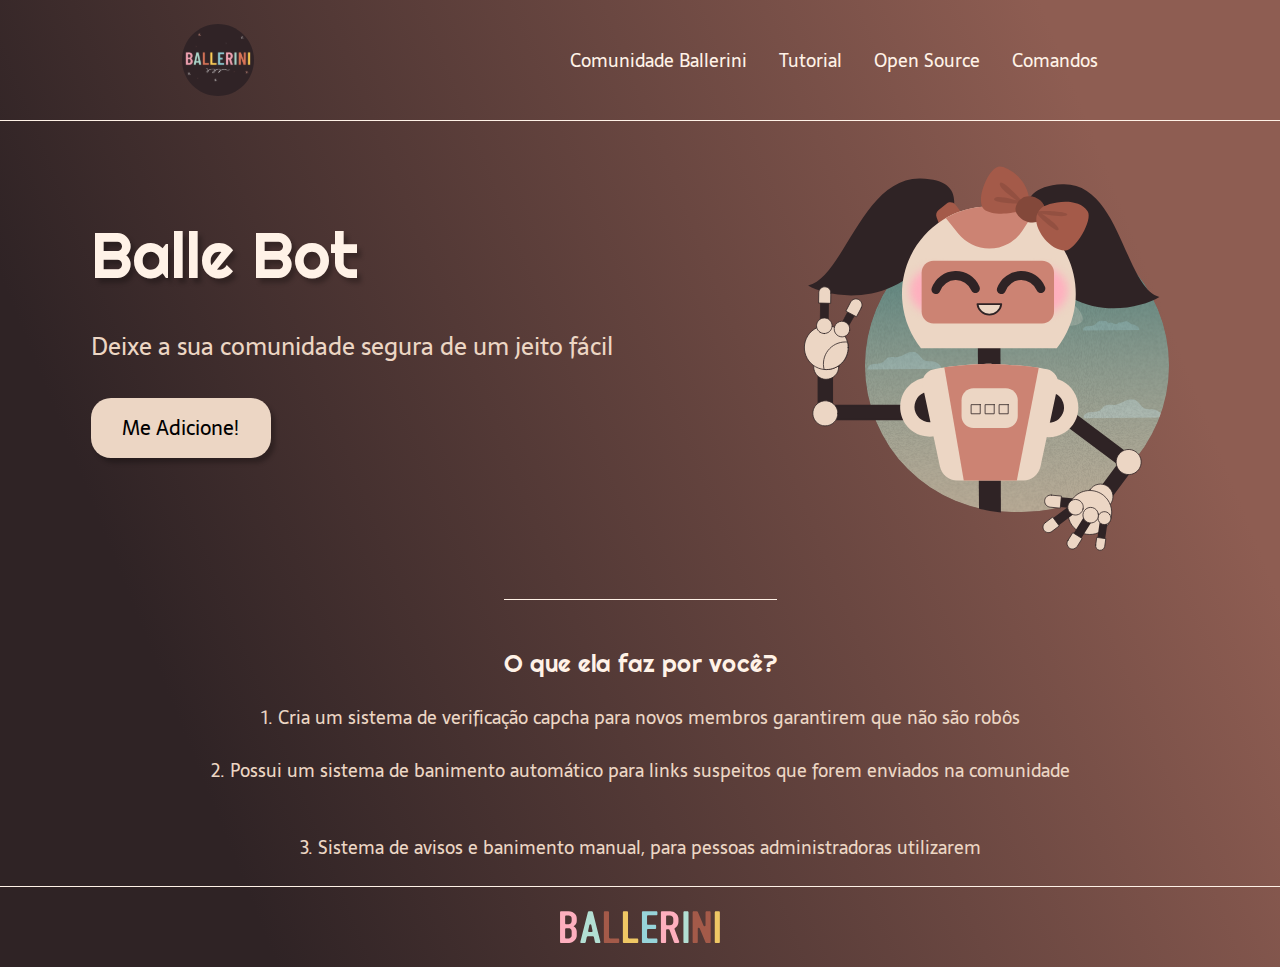
<file: LandingPage-bot/index.html>
<!DOCTYPE html>
<html lang="en">
<head>
    <meta charset="UTF-8">
    <meta http-equiv="X-UA-Compatible" content="IE=edge">
    <meta name="viewport" content="width=device-width, initial-scale=1.0">
    <title>BOT Site</title>
    <link rel="stylesheet" href="style.css">
</head>
<body>
   <header class="topo">
        <img src="img/logo.svg" alt="logo BOT" class="img-topo">
        <nav class="navegation">
            <a href="#" class="nav-topo">Comunidade Ballerini</a>
            <a href="#" class="nav-topo">Tutorial</a>
            <a href="#" class="nav-topo">Open Source</a>
            <a href="#" class="nav-topo">Comandos</a>
        </nav>
   </header>

   <main class="container">
        <section class="container-principal">
            <div class="principal-esquerda">
                <h1 class="titulo-principal">Balle Bot</h1>
                <h2 class="titulo-secundario">Deixe a sua comunidade segura de um jeito fácil</h2>
                <button class="btn">Me Adicione!</button>
            </div>
            <img src="img/ballebot.svg" alt="bot do meio" class="img-container">
        </section>
        <section class="container-secundario">
            <h3 class="sub-titulo">O que ela faz por você?</h3>
            <p class="paragrafo-sub-titulo">1. Cria um <strong>sistema de verificação capcha</strong> para novos membros garantirem que não são robôs</p>
            <p class="paragrafo-sub-titulo">2. Possui um <strong>sistema de banimento automático</strong> para links suspeitos que forem enviados na comunidade<p>
            <p class="paragrafo-sub-titulo">3. <strong>Sistema de avisos e banimento manual</strong>, para pessoas administradoras utilizarem</p>
        </section>
   </main>
    
   <footer class="rodape">
        <img src="img/ballerini.svg" alt="logo rodape" class="img-rodape">
   </footer>
</body>
</html>
</file>
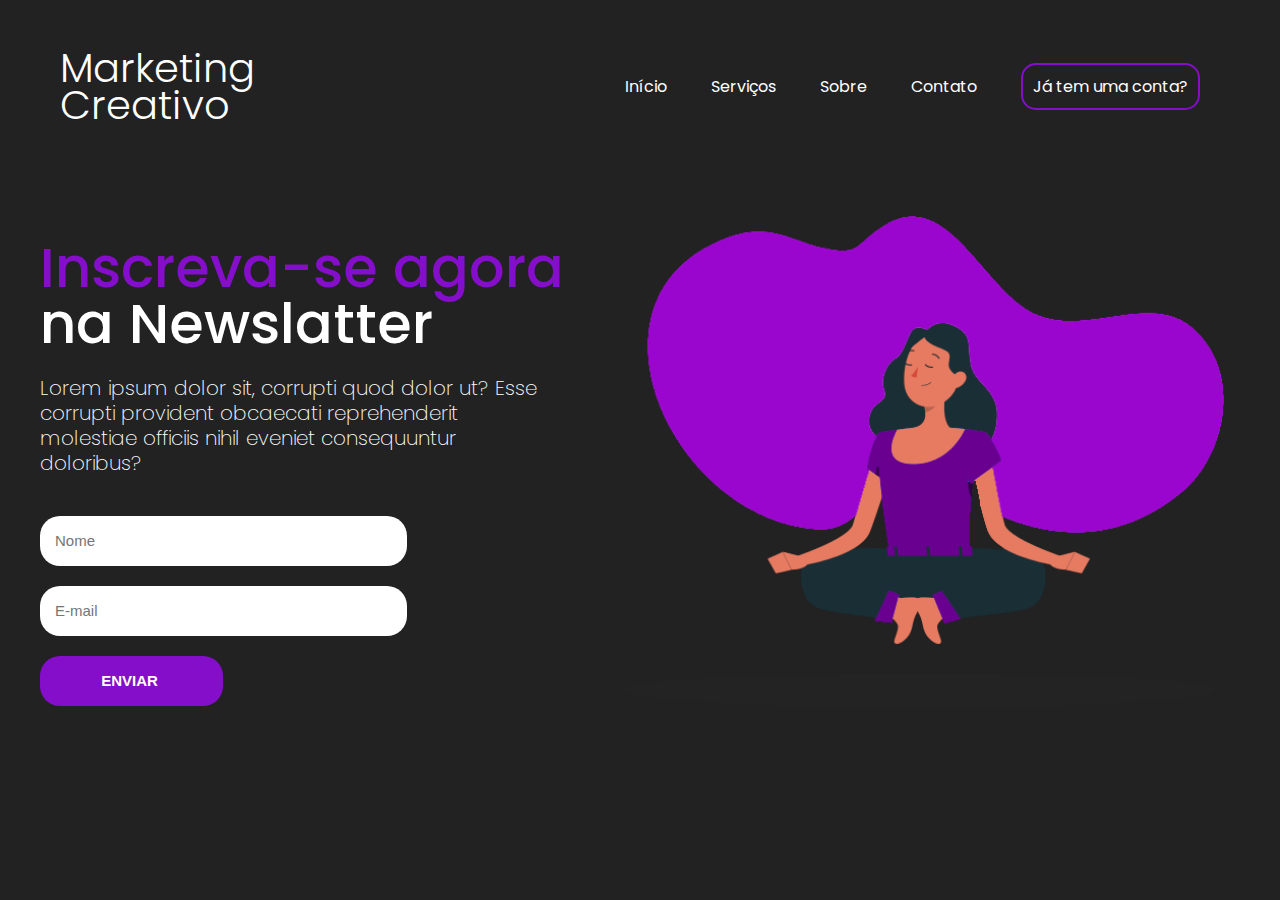
<file: LandingPage-MarketingCriativo/index.html>
<!DOCTYPE html>
<html lang="en">
<head>
    <meta charset="UTF-8">
    <meta http-equiv="X-UA-Compatible" content="IE=edge">
    <meta name="viewport" content="width=device-width, initial-scale=1.0">
    <title>Landing Page</title>
    <link rel="stylesheet" href="style.css">
</head>
<body>
    <header>
        <div id="brand">
            <h1>Marketing</h1>
            <h1>Creativo</h1>
        </div>
        <nav>
            <ul>
                <li><a href="#">Início</a></li>
                <li><a href="#">Serviços</a></li>
                <li><a href="#">Sobre</a></li>
                <li><a href="#">Contato</a></li>
                <li><a href="#" id="nav-btn">Já tem uma conta?</a></li>
            </ul>
        </nav>    
    </header>

    <main class="container">
        <aside>
            <h2><span>Inscreva-se agora</span></h2>
            <h2>na Newslatter</h2>
            <p>Lorem ipsum dolor sit, corrupti quod dolor ut? Esse corrupti provident obcaecati reprehenderit molestiae officiis nihil eveniet consequuntur doloribus?</p>
            <form>
                <input type="text" placeholder="Nome">
                <input type="email" placeholder="E-mail">
                <input type="submit" value="Enviar " id="submit-btn">
            </form>
        </aside>
        <article>
            <img src="77d0a7c454e658833800528e748edbe9.png" alt="imagem">
        </article>
    </main>  
</body>
</html>
</file>
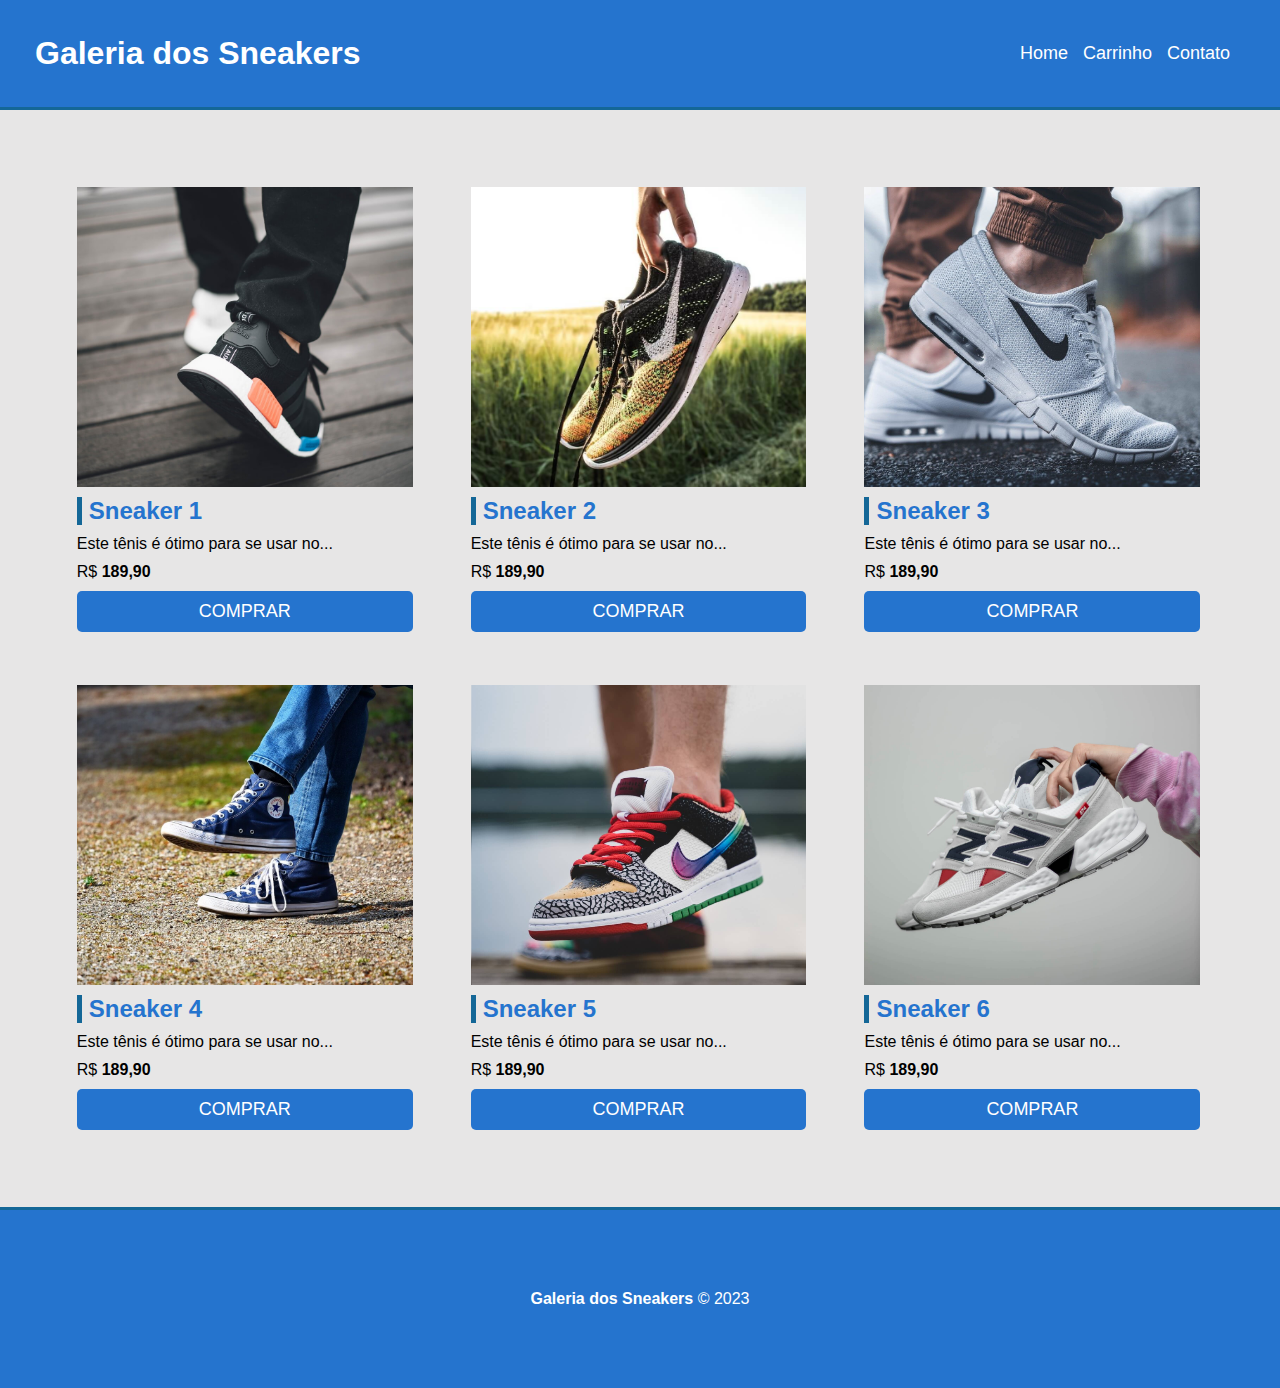
<file: Site Galeria dos Sneakers/index.html>
<!DOCTYPE html>
<html lang="en">
<head>
    <meta charset="UTF-8">
    <meta http-equiv="X-UA-Compatible" content="IE=edge">
    <meta name="viewport" content="width=device-width, initial-scale=1.0">
    <title>Galeria dos Sneakers</title>
    <link rel="stylesheet" href="style.css">
</head>
<body>
    <!-- CABEÇALHO -->
    <header>
       <nav>
        <h1>Galeria dos Sneakers</h1>
        <ul>
            <li><a href="#">Home</a></li>
            <li><a href="#">Carrinho</a></li>
            <li><a href="#">Contato</a></li>
        </ul>
       </nav>
    </header>

    <!-- GRID DE PRODUTOS -->
    <main class="container">
        <section class="produtos-container">
            <div class="card">
                <div class="produtos-imagens" id="img1"></div>
                <h3>Sneaker 1</h3>
                <p>Este tênis é ótimo para se usar no...</p>
                <p>R$ <span class="bold">189,90</span></p>
                <a href="#" class="btn">Comprar</a>
            </div>
            <div class="card">
                <div class="produtos-imagens" id="img2"></div>
                <h3>Sneaker 2</h3>
                <p>Este tênis é ótimo para se usar no...</p>
                <p>R$ <span class="bold">189,90</span></p>
                <a href="#" class="btn">Comprar</a>
            </div>
            <div class="card">
                <div class="produtos-imagens" id="img3"></div>
                <h3>Sneaker 3</h3>
                <p>Este tênis é ótimo para se usar no...</p>
                <p>R$ <span class="bold">189,90</span></p>
                <a href="#" class="btn">Comprar</a>
            </div>
            <div class="card">
                <div class="produtos-imagens" id="img4"></div>
                <h3>Sneaker 4</h3>
                <p>Este tênis é ótimo para se usar no...</p>
                <p>R$ <span class="bold">189,90</span></p>
                <a href="#" class="btn">Comprar</a>
            </div>
            <div class="card">
                <div class="produtos-imagens" id="img5"></div>
                <h3>Sneaker 5</h3>
                <p>Este tênis é ótimo para se usar no...</p>
                <p>R$ <span class="bold">189,90</span></p>
                <a href="#" class="btn">Comprar</a>
            </div>
            <div class="card">
                <div class="produtos-imagens" id="img6"></div>
                <h3>Sneaker 6</h3>
                <p>Este tênis é ótimo para se usar no...</p>
                <p>R$ <span class="bold">189,90</span></p>
                <a href="#" class="btn">Comprar</a>
            </div>
        </section>
    </main>

    <!-- RODAPÉ -->
    <footer>
        <p>
            <span class="bold"> Galeria dos Sneakers</span>
            &copy; 2023
        </p>
    </footer>
</body>
</html>
</file>
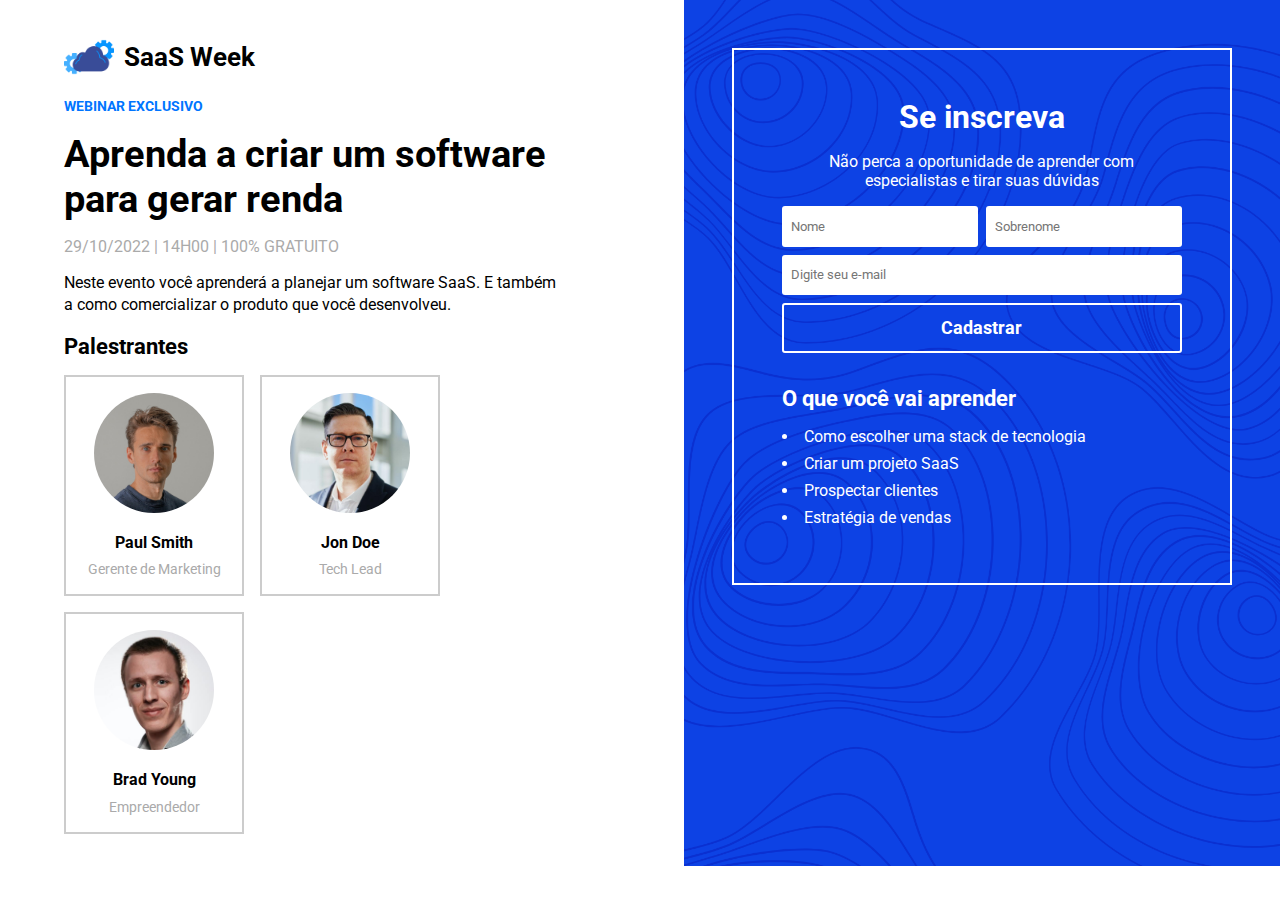
<file: Site Webinar de TI/index.html>
<!DOCTYPE html>
<html lang="en">
  <head>
    <meta charset="UTF-8" />
    <meta http-equiv="X-UA-Compatible" content="IE=edge" />
    <meta name="viewport" content="width=device-width, initial-scale=1.0" />
    <title>Webinar de TI</title>
    <!-- Google Fonts -->
    <link rel="preconnect" href="https://fonts.googleapis.com" />
    <link rel="preconnect" href="https://fonts.gstatic.com" crossorigin />
    <link
      href="https://fonts.googleapis.com/css2?family=Roboto:ital,wght@0,100;0,300;0,400;0,500;0,700;0,900;1,100;1,300;1,400;1,500;1,700;1,900&display=swap"
      rel="stylesheet"
    />
    <!-- Estilos -->
    <link rel="stylesheet" href="css/styles.css" />
  </head>
  <body>
    <div id="about-container">
      <div id="brand">
        <img src="img/saasweeklogo.png" alt="SaaS Week" />
        <h1>SaaS Week</h1>
      </div>
      <p id="exclusive">Webinar Exclusivo</p>
      <h2>Aprenda a criar um software para gerar renda</h2>
      <p id="date">29/10/2022 | 14h00 | 100% Gratuito</p>
      <p id="description">
        Neste evento você aprenderá a planejar um software SaaS. E também a como
        comercializar o produto que você desenvolveu.
      </p>
      <h4>Palestrantes</h4>
      <div id="users-container">
        <div class="user-card">
          <img src="img/user_1.jpg" alt="Paul Smith" />
          <p class="user-name">Paul Smith</p>
          <p class="user-role">Gerente de Marketing</p>
        </div>
        <div class="user-card">
          <img src="img/user_2.jpg" alt="Jon Doe" />
          <p class="user-name">Jon Doe</p>
          <p class="user-role">Tech Lead</p>
        </div>
        <div class="user-card">
          <img src="img/user_3.jpg" alt="Brad Young" />
          <p class="user-name">Brad Young</p>
          <p class="user-role">Empreendedor</p>
        </div>
      </div>
    </div>
    <div id="form-container">
      <div id="form-inner">
        <h3>Se inscreva</h3>
        <p>
          Não perca a oportunidade de aprender com especialistas e tirar suas
          dúvidas
        </p>
        <form id="register-form">
          <div id="name-container">
            <input type="text" name="name" id="name" placeholder="Nome" />
            <input
              type="text"
              name="lastname"
              id="lastname"
              placeholder="Sobrenome"
            />
          </div>
          <input
            type="email"
            name="email"
            id="email"
            placeholder="Digite seu e-mail"
          />
          <input type="submit" value="Cadastrar" />
        </form>
        <div id="benefits">
          <h4>O que você vai aprender</h4>
          <ul>
            <li>Como escolher uma stack de tecnologia</li>
            <li>Criar um projeto SaaS</li>
            <li>Prospectar clientes</li>
            <li>Estratégia de vendas</li>
          </ul>
        </div>
      </div>
    </div>
  </body>
</html>
</file>
<file: LandingPage-bot/style.css>
@import url('https://fonts.googleapis.com/css2?family=Righteous&family=Sarala:wght@400;700&display=swap');

* {
    margin: 0;
    padding: 0;
    box-sizing: border-box;
    text-decoration: none;
}

body {
    background: linear-gradient(68.15deg, #2F2325 16.62%, #8E5D52 85.61%);
    font-size: 100%;
}

.topo {
    display: flex;
    align-items: center;
    justify-content: space-around;
    padding: 24px;
}

.img-topo {
    height: 72px;
    cursor: pointer;
}

.navegation {
    display: flex;
    gap: 32px;
}

.nav-topo {
    color: #FFF2E7;
    font-family: 'Segoe UI', Tahoma, Geneva, Verdana, sans-serif;
    font-size: 18px;
    font-family: "Sarala";
    transition: .3s;
}

.nav-topo:hover {
    color: bisque;
}

.container {
    border-top: 0.4px solid #FFF2E7;
    margin-bottom: 24px;
}

.container-principal {
    display: flex;
    align-items: center;
    justify-content: space-around;
}

.principal-esquerda {
    display: flex;
    flex-direction: column;
    gap: 32px;
}

.titulo-principal {
    color: #FFF2E7;
    font-family: "Righteous";
    font-size: 64px;
    font-weight: 400;
    text-shadow: 4px 5px 4px rgba(0, 0, 0, 0.25);;
}

.titulo-secundario {
    font-family: "Sarala";
    color: #ECD6C4;
    font-size: 24px;
    font-weight: 400;
}

.btn {
    color: #000000;
    height: 60px;
    width: 180px;
    border-radius: 20px;
    box-shadow: 4px 5px 4px rgba(0, 0, 0, 0.25);
    border: none;
    background-color: #ECD6C4;
    font-size: 20px;
    font-family: "Sarala";
    font-weight: 400;
    transition: .3s;
    cursor: pointer;
}

.btn:hover {
    background-color: bisque;
}

.img-container {
    height: 430px;
}

.container-secundario {
    display: flex;
    flex-direction: column;
    align-items: center;
    gap: 24px;
    margin-top: 48px;
}

.sub-titulo {
    color: #FFF2E7;
    font-size: 24px;
    font-weight: 400;
    font-family: "Righteous";
    border-top: 0.4px solid #FFF2E7;
    padding-top: 48px;
}

.paragrafo-sub-titulo {
    font-size: 18px;
    font-family: "Sarala";
    color: #ECD6C4;
    font-weight: 300;
}

.rodape {
    border-top: 0.4px solid #FFF2E7;
    padding: 24px;
}

.img-rodape {
    display: block;
    margin: 0 auto;
    height: 32px;
}
</file>
<file: LandingPage-MarketingCriativo/style.css>
@import url('https://fonts.googleapis.com/css2?family=Poppins:ital,wght@0,100;0,200;0,300;0,400;0,500;0,600;0,700;0,800;0,900;1,100;1,200;1,300;1,400;1,500;1,600;1,700;1,800;1,900&family=Roboto:ital,wght@0,100;0,300;0,400;0,500;0,700;0,900;1,100;1,300;1,400;1,500;1,700;1,900&display=swap');


body{
    background-color: rgb(34, 34, 34);
    color: white;
    font-family: "poppins";
    max-width: 1200px;
    margin: 0 auto;
    padding: 16px;
}

header{
    display: flex;
    flex-direction: row;
    justify-content: space-between;
    align-items: center;
    margin: 20px;
}

#brand{
    flex-direction: column;
    line-height: 10px;
    font-size: 20px;
}

li{
    display: inline-block;
    margin: 20px;
}

a{
    color: white;
    text-decoration: none;
    font-weight: 400;
}

a:hover{
    color: rgb(132, 14, 201);
    transition: 0.3s all;
}

#nav-btn {
    border: 2px solid rgb(132, 14, 201);
    padding: 10px;
    border-radius: 15px;
}

#nav-btn:hover {
    background-color: rgb(132, 14, 201);
    color: white;

}

h1{
    font-weight: 300;
}

.container {
    display: flex;
    flex-direction: row;
    margin-top: 80px;
    gap: 60px;
}

h2{
    font-size: 56px;
    line-height: 10px;
    font-family: "poppins";
    font-weight: 500;
}

span {
    color: rgb(132, 14, 201);
}

p {
    line-height: 25px;
    max-width: 500px;
    font-weight: 200;
    font-size: 20px;
}

article img {
    width: 600px;
}

form {
    display: flex;
    flex-direction: column;
    width: 70%;
}

form input {
    margin-top: 20px;
    height: 20px;
    padding: 15px;
    border: none;
    border-radius: 20px;
    font-size: 15px; 
}

#submit-btn {
    background-color: rgb(132, 14, 201);
    width: 50%;
    height: 50px;
    color: white;
    font-weight: bold;
    text-transform: uppercase;
}

#submit-btn:hover {
    cursor: pointer;
    background-color: rgb(255, 255, 255);
    color: rgb(132, 14, 201);
    transition: .5s;
}
</file>
<file: Site Galeria dos Sneakers/style.css>
* {
    padding: 0;
    margin: 0;
    box-sizing: border-box;
    font-family: Helvetica;
}

/* CABEÇALHO */
header {
    background-color: rgb(37, 116, 206);
    text-align: center;
    padding: 20px;
    color: white;
    border-bottom: 3px solid rgb(20, 103, 151);
}

nav {
    display: flex;
    justify-content: space-between;
    padding: 15px;
}

nav ul {
    list-style: none;
    display: flex;
    align-items: center;
}

ul li {
    margin-right: 15px;
    
}

ul li a {
    color: white;
    text-decoration: none;
    font-size: 18px;
}

/* GRID DE PRODUTOS */
.container {
    background-color: rgb(231, 230, 230);
    min-height: 60vh;
    padding: 50px;
}

.produtos-container{
    max-width: 1200px;
    margin: 0 auto;
}

.card {
    width: 31%;
    display: inline-block;
    margin: 1% 1%;
    padding: 15px;
}

.produtos-imagens {
    height: 300px;
    width: 100%;
    margin-bottom: 10px;
    background-position: center;
    background-size: cover;
}

#img1 {
    background-image: url('./imagens/tenis1.jpg');
}

#img2 {
    background-image: url('./imagens/tenis2.jpg');
}

#img3 {
    background-image: url('./imagens/tenis3.jpg');
}

#img4 {
    background-image: url('./imagens/tenis4.jpg');
}

#img5 {
    background-image: url('./imagens/tenis5.jpg');
}

#img6 {
    background-image: url('./imagens/tenis6.jpg');
}

h3 {
    margin-bottom: 10px;
    color: rgb(37, 116, 206);
    border-left: 5px solid rgb(20, 103, 151);
    padding-left: 7px;
    font-size: 24px;
}

.card p {
    margin-bottom: 10px;
}

.bold {
    font-weight: bold;
}

.btn {
    border-radius: 5px;
    background-color: rgb(37, 116, 206);
    padding: 10px;
    text-align: center;
    color: white;  
    font-size: 18px;
    display: block;
    width: 100%;
    text-transform: uppercase;
    text-decoration: none;
    transition: 0.3s;
}

.btn:hover {
 background-color: rgb(20, 103, 151);   
}

/* FOOTER */

footer {
    background-color: rgb(37, 116, 206);
    border-top: 3px solid rgb(20, 103, 151);
    text-align: center;
    padding: 80px;
    color: white;
}
</file>
<file: Site Webinar de TI/css/styles.css>
/* Geral */
* {
    margin: 0;
    padding: 0;
    box-sizing: border-box;
    font-family: "Roboto";
  }
  
  body {
    display: flex;
    flex-wrap: wrap;
  }
  
  /* Apresentação do evento */
  #about-container {
    flex: 1.4;
    padding: 2rem 4rem;
  }
  
  #brand {
    display: flex;
    align-items: center;
    font-size: 0.8rem;
    margin-bottom: 1rem;
  }
  
  #brand img {
    height: 50px;
    margin-right: 0.6rem;
  }
  
  #exclusive {
    text-transform: uppercase;
    color: #0075ff;
    font-weight: bold;
    font-size: 0.9rem;
    margin-bottom: 1rem;
  }
  
  #about-container h2 {
    font-size: 2.4rem;
    max-width: 500px;
    margin-bottom: 1rem;
  }
  
  #date {
    text-transform: uppercase;
    color: #aaa;
    margin-bottom: 1rem;
  }
  
  #description {
    max-width: 500px;
    margin-bottom: 1rem;
    line-height: 1.4rem;
  }
  
  #about-container h4 {
    font-size: 1.4rem;
    margin-bottom: 1rem;
  }
  
  #users-container {
    display: flex;
    flex-wrap: wrap;
    gap: 1rem;
  }
  
  .user-card {
    border: 2px solid #ccc;
    padding: 1rem;
    width: 180px;
    text-align: center;
  }
  
  .user-card img {
    width: 120px;
    border-radius: 50%;
    margin-bottom: 1rem;
  }
  
  .user-card .user-name {
    font-weight: bold;
    margin-bottom: 0.6rem;
  }
  
  .user-card .user-role {
    color: #aaa;
    font-size: 0.9rem;
  }
  
  /* Formulário */
  #form-container {
    flex: 1;
    background-image: url("../img/pattern.png");
    background-size: cover;
    color: #fff;
  }
  
  #form-inner {
    margin: 3rem;
    padding: 3rem;
    border: 2px solid #fff;
    text-align: center;
    display: flex;
    flex-direction: column;
    align-items: center;
  }
  
  #form-inner h3 {
    font-size: 2rem;
    margin-bottom: 1rem;
  }
  
  #form-inner p {
    margin-bottom: 1rem;
  }
  
  #register-form {
    display: flex;
    flex-direction: column;
    gap: 0.5rem;
    margin-bottom: 2rem;
  }
  
  #name-container {
    display: flex;
    gap: 0.5rem;
  }
  
  #register-form input {
    padding: 0.8rem 0.6rem;
    border: none;
    border-radius: 3px;
  }
  
  #email {
    min-width: 100%;
  }
  
  #register-form input[type="submit"] {
    background-color: transparent;
    color: #fff;
    border: 2px solid #fff;
    font-size: 1.1rem;
    font-weight: bold;
    cursor: pointer;
    transition: 0.4s;
  }
  
  #register-form input[type="submit"]:hover {
    background-color: #fff;
    color: #0075ff;
  }
  
  #benefits {
    text-align: left;
    align-self: start;
  }
  
  #benefits h4 {
    font-size: 1.4rem;
    margin-bottom: 1rem;
  }
  
  #benefits ul {
    list-style-position: inside;
  }
  
  #benefits li {
    margin-bottom: 0.5rem;
  }
</file>
